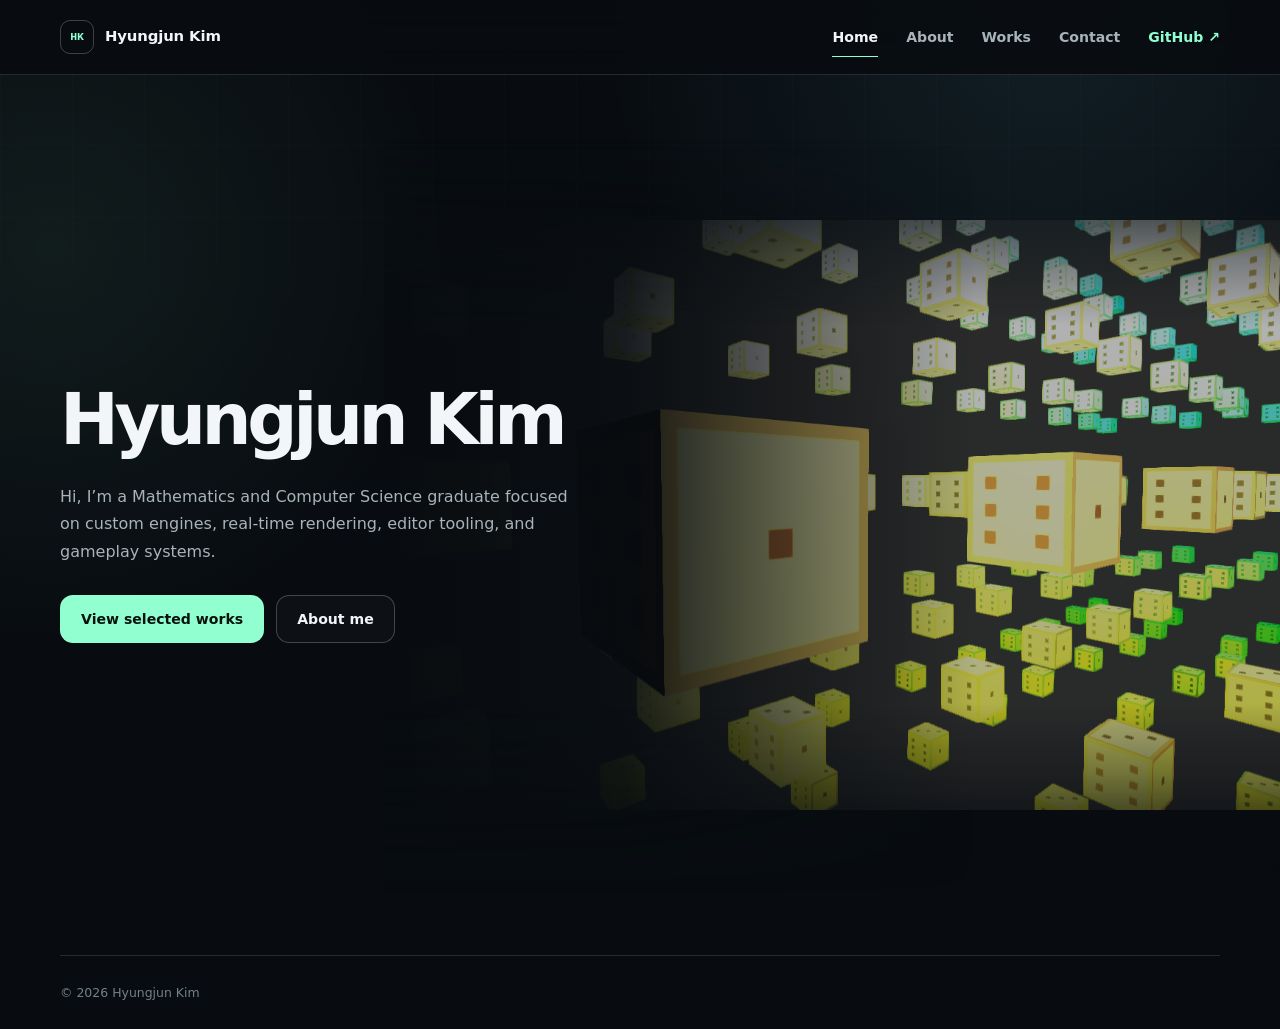
<file: index.html>
<!doctype html>
<html lang="en">
<head>
  <meta charset="utf-8">
  <meta name="viewport" content="width=device-width, initial-scale=1">
  <meta name="description" content="Portfolio of Hyungjun (Kenneth) Kim, a C++ game and rendering programmer focused on custom engines, real-time graphics, and gameplay systems.">
  <meta name="theme-color" content="#080c10">
  <meta property="og:title" content="Hyungjun Kim — C++ Game & Rendering Programmer">
  <meta property="og:description" content="Custom engines, real-time rendering, editor tooling, and gameplay systems.">
  <meta property="og:type" content="website">
  <meta property="og:url" content="https://rocketstein.github.io/">
  <title>Hyungjun Kim — C++ Game & Rendering Programmer</title>
  <link rel="icon" href="favicon.svg" type="image/svg+xml">
  <link rel="stylesheet" href="styles.css">
  <link rel="stylesheet" href="home.css?v=alpha-fade-2">
  <script src="script.js" defer></script>
</head>
<body class="page-home">
  <a class="skip-link" href="#main">Skip to content</a>
  <header class="site-header">
    <div class="header-inner">
      <a class="brand" href="index.html" aria-label="Hyungjun Kim, home">
        <span class="brand-mark" aria-hidden="true">HK</span>
        <span>Hyungjun Kim</span>
      </a>
      <button class="nav-toggle" type="button" aria-expanded="false" aria-controls="site-nav" data-nav-toggle>
        <span class="sr-only">Toggle navigation</span><span></span><span></span>
      </button>
      <nav class="site-nav" id="site-nav" aria-label="Primary navigation" data-nav>
        <a href="index.html" aria-current="page">Home</a>
        <a href="about.html">About</a>
        <a href="works.html">Works</a>
        <a href="contact.html">Contact</a>
        <a class="nav-external" href="https://github.com/Rocketstein" target="_blank" rel="noreferrer">GitHub ↗</a>
      </nav>
    </div>
  </header>

  <main id="main" class="home-main">
    <section class="home-hero" aria-labelledby="hero-title">
      <div class="hero-copy">
        <h1 id="hero-title">Hyungjun Kim</h1>
        <p class="hero-intro">
          Hi, I’m a Mathematics and Computer Science graduate focused on custom engines, real-time rendering, editor tooling, and gameplay systems.
        </p>
        <div class="hero-actions">
          <a class="button button-primary" href="works.html">View selected works</a>
          <a class="button button-secondary" href="about.html">About me</a>
        </div>
      </div>

      <figure class="hero-image">
        <img src="assets/images/home-cubes.png" alt="A procedural scene of glowing cubic buildings suspended in space." width="1216" height="800" loading="eager" fetchpriority="high">
      </figure>
    </section>
  </main>

  <footer class="site-footer home-footer">
    <p>© <span data-year></span> Hyungjun Kim</p>
  </footer>
</body>
</html>
</file>
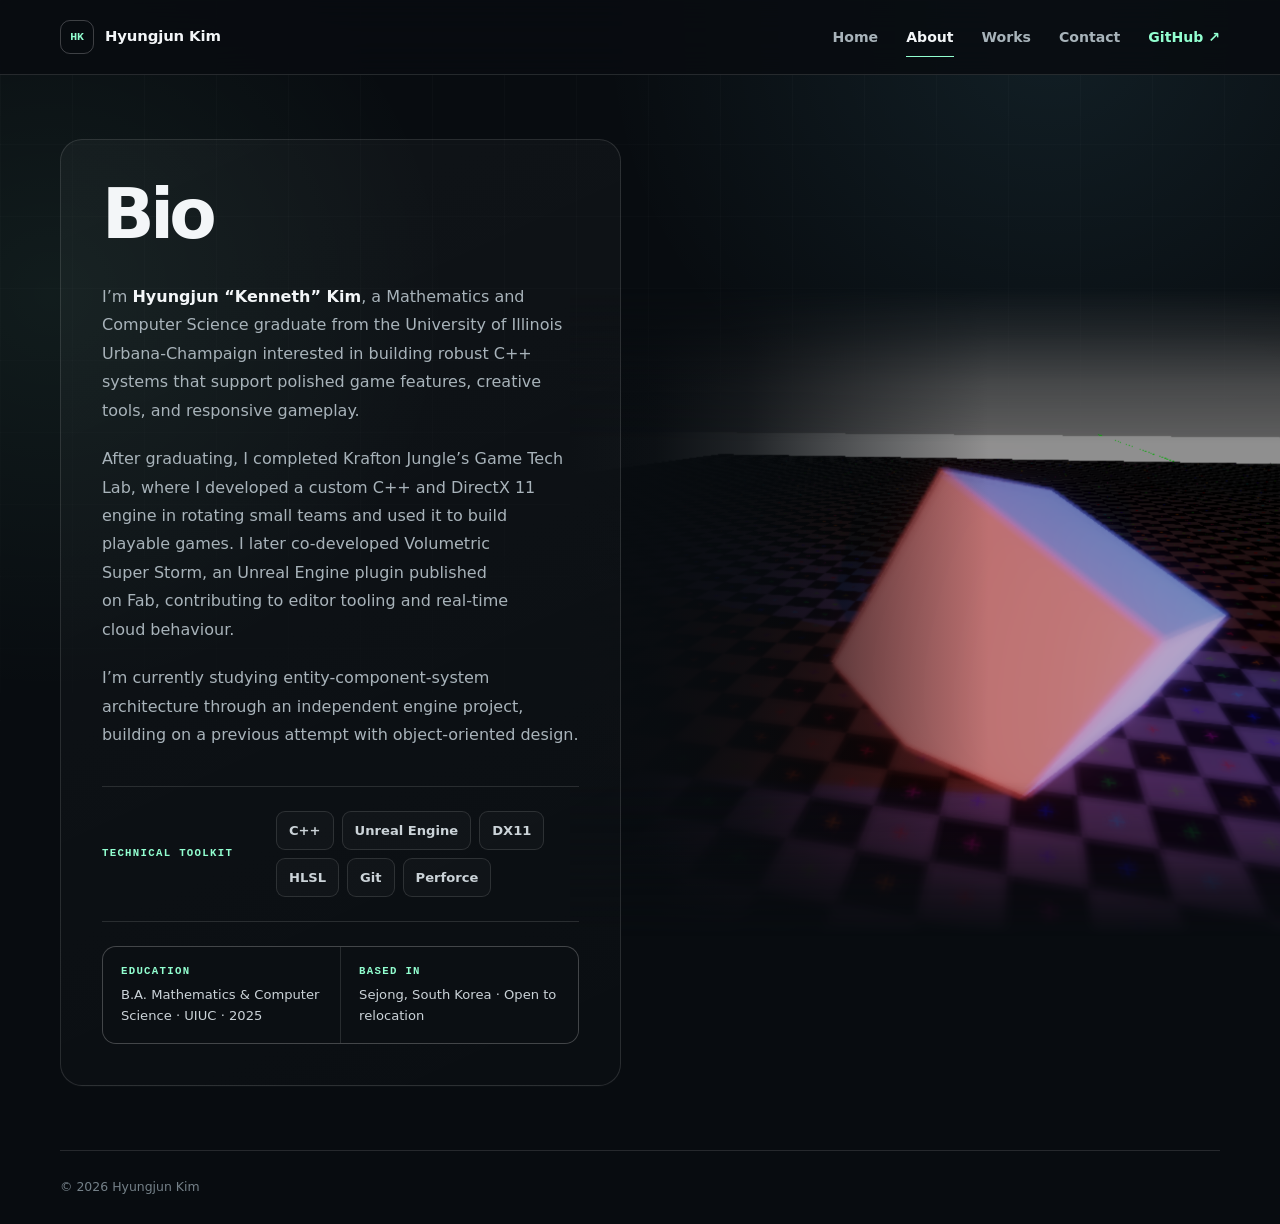
<file: about.html>
<!doctype html>
<html lang="en">
<head>
  <meta charset="utf-8">
  <meta name="viewport" content="width=device-width, initial-scale=1">
  <meta name="description" content="About Hyungjun (Kenneth) Kim — a mathematics and computer science graduate focused on C++, real-time rendering, game engines, and gameplay systems.">
  <meta name="theme-color" content="#080c10">
  <meta property="og:title" content="About — Hyungjun Kim">
  <meta property="og:description" content="A concise introduction and technical profile for a C++ game and rendering programmer.">
  <meta property="og:type" content="website">
  <meta property="og:url" content="https://rocketstein.github.io/about.html">
  <title>About — Hyungjun Kim</title>
  <link rel="icon" href="favicon.svg" type="image/svg+xml">
  <link rel="stylesheet" href="styles.css">
  <link rel="stylesheet" href="about.css?v=about-3">
  <script src="script.js" defer></script>
</head>
<body class="page-about">
  <a class="skip-link" href="#main">Skip to content</a>

  <header class="site-header">
    <div class="header-inner">
      <a class="brand" href="index.html" aria-label="Hyungjun Kim, home">
        <span class="brand-mark" aria-hidden="true">HK</span>
        <span>Hyungjun Kim</span>
      </a>
      <button class="nav-toggle" type="button" aria-expanded="false" aria-controls="site-nav" data-nav-toggle>
        <span class="sr-only">Toggle navigation</span><span></span><span></span>
      </button>
      <nav class="site-nav" id="site-nav" aria-label="Primary navigation" data-nav>
        <a href="index.html">Home</a>
        <a href="about.html" aria-current="page">About</a>
        <a href="works.html">Works</a>
        <a href="contact.html">Contact</a>
        <a class="nav-external" href="https://github.com/Rocketstein" target="_blank" rel="noreferrer">GitHub ↗</a>
      </nav>
    </div>
  </header>

  <main id="main" class="about-main">
    <section class="about-shell" aria-labelledby="about-title">
      <article class="about-bio bio-block">
        <h1 id="about-title">Bio</h1>

        <div class="bio-copy">
          <p>
            I’m <strong>Hyungjun “Kenneth” Kim</strong>, a Mathematics and Computer Science graduate from the University of Illinois Urbana-Champaign interested in building robust C++ systems that support polished game features, creative tools, and responsive gameplay.
          </p>
          <p>
            After graduating, I completed Krafton Jungle’s Game Tech Lab, where I developed a custom C++ and DirectX 11 engine in rotating small teams and used it to build playable games. I later co-developed Volumetric Super Storm, an Unreal Engine plugin published on Fab, contributing to editor tooling and real-time cloud behaviour.
          </p>
          <p>
            I’m currently studying entity-component-system architecture through an independent engine project, building on a previous attempt with object-oriented design.
          </p>
        </div>

        <section class="bio-toolkit" aria-labelledby="toolkit-title">
          <h2 id="toolkit-title">Technical toolkit</h2>
          <ul class="toolkit-list">
            <li>C++</li>
            <li>Unreal Engine</li>
            <li>DX11</li>
            <li>HLSL</li>
            <li>Git</li>
            <li>Perforce</li>
          </ul>
        </section>

        <dl class="bio-facts">
          <div>
            <dt>Education</dt>
            <dd>B.A. Mathematics &amp; Computer Science · UIUC · 2025</dd>
          </div>
          <div>
            <dt>Based in</dt>
            <dd>Sejong, South Korea · Open to relocation</dd>
          </div>
        </dl>
      </article>

      <figure class="about-visual" aria-hidden="true">
        <img src="assets/images/about-cube.png" alt="" width="1731" height="1054" loading="eager" fetchpriority="high">
      </figure>
    </section>
  </main>

  <footer class="site-footer">
    <p>© <span data-year></span> Hyungjun Kim</p>
  </footer>
</body>
</html>
</file>
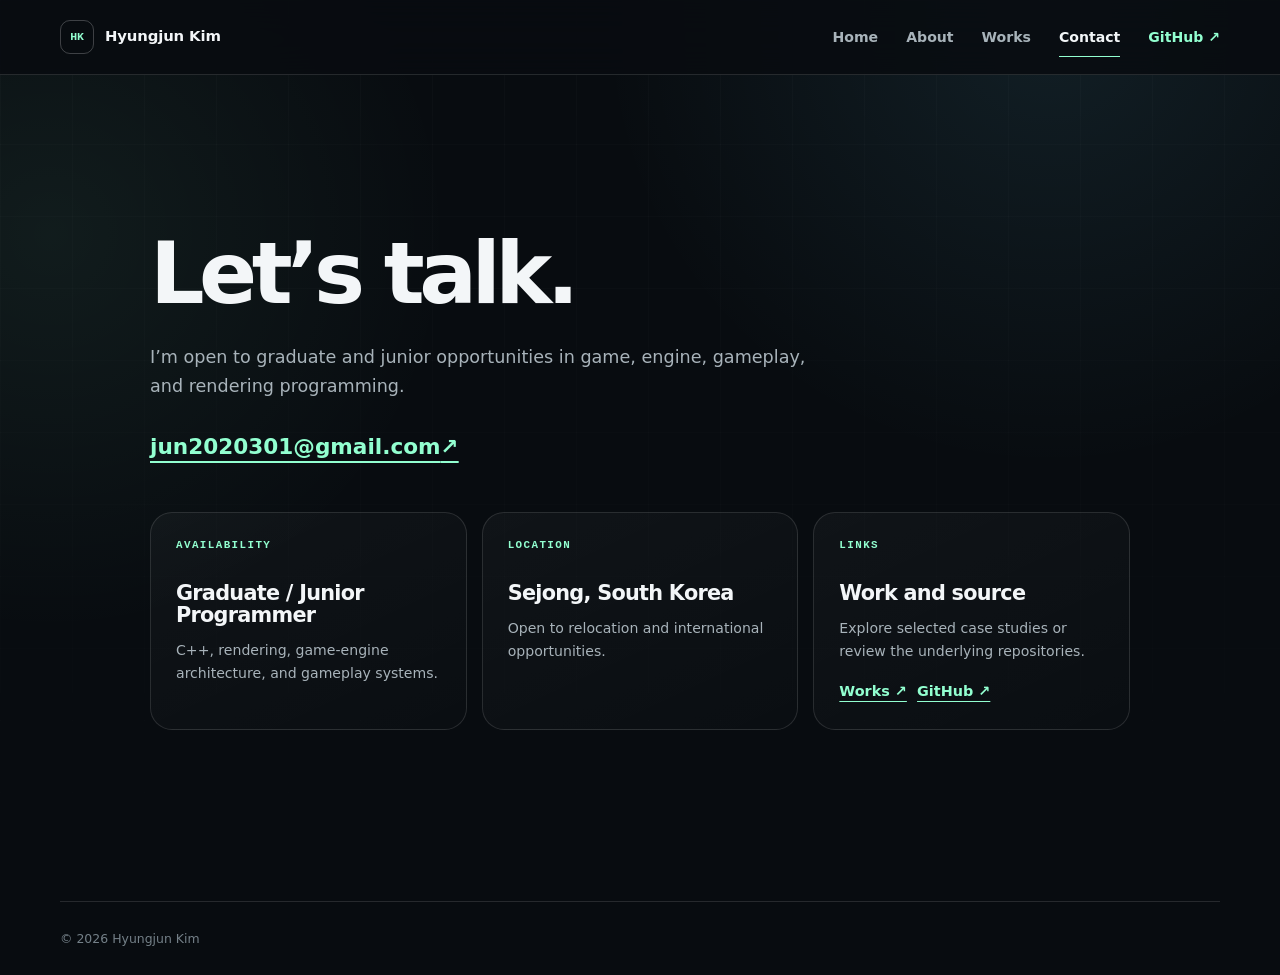
<file: contact.html>
<!doctype html>
<html lang="en">
<head>
  <meta charset="utf-8">
  <meta name="viewport" content="width=device-width, initial-scale=1">
  <meta name="description" content="Contact Hyungjun (Kenneth) Kim regarding graduate and junior C++ game, rendering, and engine-programming opportunities.">
  <meta name="theme-color" content="#080c10">
  <meta property="og:title" content="Contact — Hyungjun Kim">
  <meta property="og:description" content="Contact details and availability for C++ game, rendering, and engine-programming opportunities.">
  <meta property="og:type" content="website">
  <meta property="og:url" content="https://rocketstein.github.io/contact.html">
  <title>Contact — Hyungjun Kim</title>
  <link rel="icon" href="favicon.svg" type="image/svg+xml">
  <link rel="stylesheet" href="styles.css">
  <script src="script.js" defer></script>
</head>
<body class="page-contact">
  <a class="skip-link" href="#main">Skip to content</a>
  <header class="site-header">
    <div class="header-inner">
      <a class="brand" href="index.html" aria-label="Hyungjun Kim, home"><span class="brand-mark" aria-hidden="true">HK</span><span>Hyungjun Kim</span></a>
      <button class="nav-toggle" type="button" aria-expanded="false" aria-controls="site-nav" data-nav-toggle><span class="sr-only">Toggle navigation</span><span></span><span></span></button>
      <nav class="site-nav" id="site-nav" aria-label="Primary navigation" data-nav>
        <a href="index.html">Home</a><a href="about.html">About</a><a href="works.html">Works</a><a href="contact.html" aria-current="page">Contact</a><a class="nav-external" href="https://github.com/Rocketstein" target="_blank" rel="noreferrer">GitHub ↗</a>
      </nav>
    </div>
  </header>

  <main id="main" class="contact-main">
    <section class="contact-hero" aria-labelledby="page-title">
      <h1 id="page-title">Let’s talk.</h1>
      <p class="contact-lede">I’m open to graduate and junior opportunities in game, engine, gameplay, and rendering programming.</p>
      <a class="contact-email" href="mailto:jun2020301@gmail.com">jun2020301@gmail.com <span aria-hidden="true">↗</span></a>
    </section>

    <section class="contact-grid" aria-label="Contact and availability">
      <article class="contact-card"><p class="detail-label">Availability</p><h2>Graduate / Junior Programmer</h2><p>C++, rendering, game-engine architecture, and gameplay systems.</p></article>
      <article class="contact-card"><p class="detail-label">Location</p><h2>Sejong, South Korea</h2><p>Open to relocation and international opportunities.</p></article>
      <article class="contact-card"><p class="detail-label">Links</p><h2>Work and source</h2><p>Explore selected case studies or review the underlying repositories.</p><a class="project-link" href="works.html">Works ↗</a>&nbsp;&nbsp;<a class="project-link" href="https://github.com/Rocketstein" target="_blank" rel="noreferrer">GitHub ↗</a></article>
    </section>
  </main>

  <footer class="site-footer"><p>© <span data-year></span> Hyungjun Kim</p></footer>
</body>
</html>
</file>
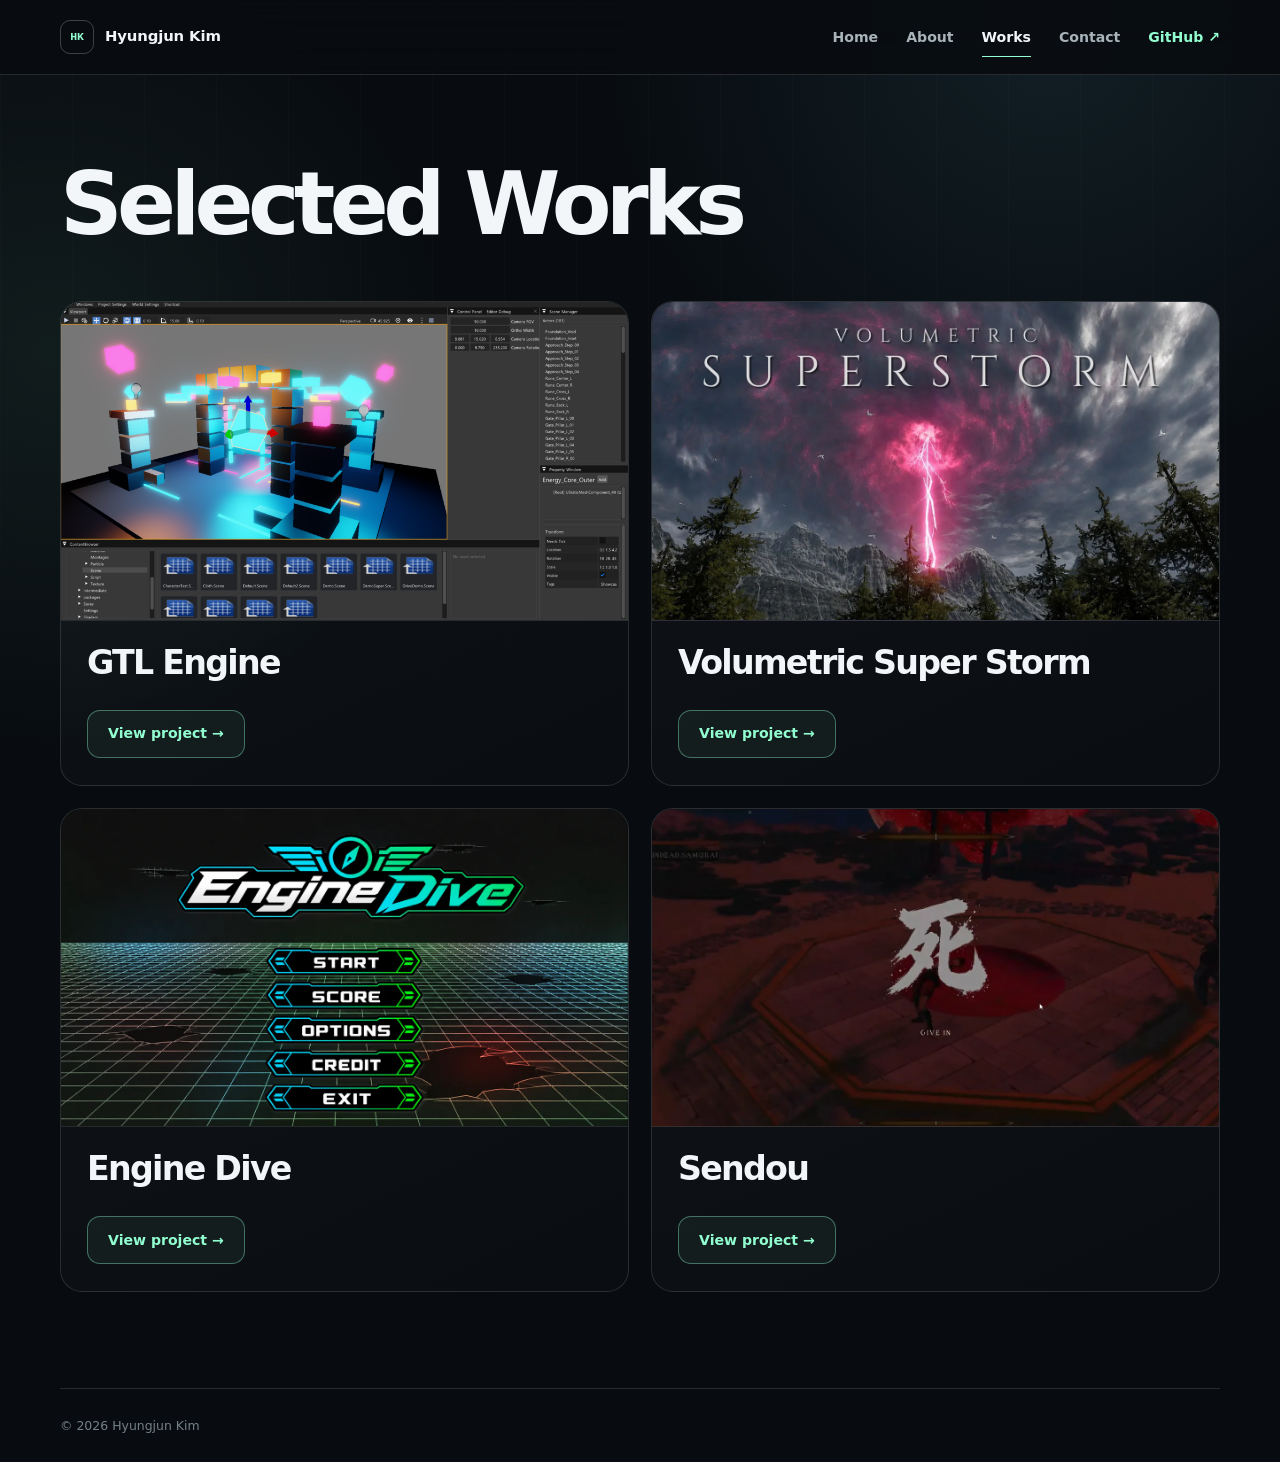
<file: works.html>
<!doctype html>
<html lang="en">
<head>
  <meta charset="utf-8">
  <meta name="viewport" content="width=device-width, initial-scale=1">
  <meta name="description" content="Selected work by Hyungjun (Kenneth) Kim: a custom C++ engine, games built on it, and a published Unreal Engine rendering plugin.">
  <meta name="theme-color" content="#080c10">
  <meta property="og:title" content="Works — Hyungjun Kim">
  <meta property="og:description" content="Custom engine architecture, real-time rendering, editor tooling, and playable game systems.">
  <meta property="og:type" content="website">
  <meta property="og:url" content="https://rocketstein.github.io/works.html">
  <title>Works — Hyungjun Kim</title>
  <link rel="icon" href="favicon.svg" type="image/svg+xml">
  <link rel="stylesheet" href="styles.css?v=20260912-3">
  <script src="script.js" defer></script>
</head>
<body class="page-works">
  <a class="skip-link" href="#main">Skip to content</a>
  <header class="site-header">
    <div class="header-inner">
      <a class="brand" href="index.html" aria-label="Hyungjun Kim, home"><span class="brand-mark" aria-hidden="true">HK</span><span>Hyungjun Kim</span></a>
      <button class="nav-toggle" type="button" aria-expanded="false" aria-controls="site-nav" data-nav-toggle><span class="sr-only">Toggle navigation</span><span></span><span></span></button>
      <nav class="site-nav" id="site-nav" aria-label="Primary navigation" data-nav>
        <a href="index.html">Home</a><a href="about.html">About</a><a href="works.html" aria-current="page">Works</a><a href="contact.html">Contact</a><a class="nav-external" href="https://github.com/Rocketstein" target="_blank" rel="noreferrer">GitHub ↗</a>
      </nav>
    </div>
  </header>

  <main id="main" class="page-main">
    <section class="page-hero" aria-labelledby="page-title">
      <h1 id="page-title">Selected Works</h1>
    </section>

    <section class="work-grid" aria-label="Selected projects">
      <article class="work-card" id="gtl-engine">
        <div class="work-thumbnail" aria-hidden="true">
          <img class="work-thumbnail-image" src="assets/images/gtl-engine-thumbnail.png" alt="" width="2048" height="1165" loading="lazy" decoding="async">
        </div>
        <div class="work-card-body">
          <h2>GTL Engine</h2>
          <a class="button work-card-link" href="gtl-engine.html" aria-label="View GTL Engine project">View project →</a>
        </div>
      </article>

      <article class="work-card" id="super-storm">
        <div class="work-thumbnail visual-storm" aria-hidden="true">
          <img class="work-thumbnail-image" src="assets/images/volumetric-super-storm-thumbnail.webp" alt="" width="1280" height="720" loading="lazy" decoding="async">
        </div>
        <div class="work-card-body">
          <h2>Volumetric Super Storm</h2>
          <a class="button work-card-link" href="volumetric-super-storm.html" aria-label="View Volumetric Super Storm project">View project →</a>
        </div>
      </article>

      <article class="work-card" id="engine-dive">
        <div class="work-thumbnail visual-runner" aria-hidden="true">
          <img class="work-thumbnail-image" src="assets/images/engine-dive-thumbnail.webp" alt="" width="1280" height="720" loading="lazy" decoding="async">
        </div>
        <div class="work-card-body">
          <h2>Engine Dive</h2>
          <a class="button work-card-link" href="engine-dive.html" aria-label="View Engine Dive project">View project →</a>
        </div>
      </article>

      <article class="work-card" id="sendou">
        <div class="work-thumbnail visual-lockon" aria-hidden="true">
          <img class="work-thumbnail-image" src="assets/images/sendou-thumbnail.webp" alt="" width="1280" height="720" loading="lazy" decoding="async">
        </div>
        <div class="work-card-body">
          <h2>Sendou</h2>
          <a class="button work-card-link" href="sendou.html" aria-label="View Sendou project">View project →</a>
        </div>
      </article>
    </section>
  </main>

  <footer class="site-footer"><p>© <span data-year></span> Hyungjun Kim</p></footer>
</body>
</html>
</file>
<file: styles.css>
:root {
  color-scheme: dark;
  --bg: #080c10;
  --bg-soft: #0d1319;
  --panel: #101820;
  --panel-strong: #131e27;
  --text: #f3f6f8;
  --muted: #a8b3ba;
  --faint: #748088;
  --line: rgba(255, 255, 255, 0.12);
  --line-strong: rgba(255, 255, 255, 0.22);
  --accent: #92ffd0;
  --accent-blue: #75dfff;
  --accent-violet: #c9a6ff;
  --max: 1160px;
  --radius: 22px;
  --header-height: 74px;
  --shadow: 0 22px 70px rgba(0, 0, 0, 0.34);
}

* { box-sizing: border-box; }
html { scroll-behavior: smooth; }
body {
  min-width: 320px;
  min-height: 100vh;
  margin: 0;
  overflow-x: hidden;
  background:
    radial-gradient(circle at 82% 2%, rgba(117, 223, 255, 0.09), transparent 28rem),
    radial-gradient(circle at 4% 24%, rgba(146, 255, 208, 0.065), transparent 25rem),
    var(--bg);
  color: var(--text);
  font-family: Inter, ui-sans-serif, system-ui, -apple-system, BlinkMacSystemFont, "Segoe UI", sans-serif;
  line-height: 1.6;
  -webkit-font-smoothing: antialiased;
}

body::before {
  position: fixed;
  z-index: -2;
  inset: 0;
  background-image:
    linear-gradient(rgba(255,255,255,0.018) 1px, transparent 1px),
    linear-gradient(90deg, rgba(255,255,255,0.018) 1px, transparent 1px);
  background-size: 72px 72px;
  mask-image: linear-gradient(to bottom, #000 0%, rgba(0,0,0,.55) 58%, transparent 100%);
  pointer-events: none;
  content: "";
}

body.page-works::before {
  background-image: linear-gradient(90deg, rgba(255,255,255,.018) 1px, transparent 1px);
}

a { color: inherit; }
img, video { display: block; max-width: 100%; }
button, a { -webkit-tap-highlight-color: transparent; }
h1, h2, h3, p { text-wrap: pretty; }

.sr-only {
  position: absolute;
  width: 1px;
  height: 1px;
  padding: 0;
  margin: -1px;
  overflow: hidden;
  clip: rect(0, 0, 0, 0);
  white-space: nowrap;
  border: 0;
}

.skip-link {
  position: fixed;
  z-index: 999;
  top: 10px;
  left: 10px;
  transform: translateY(-160%);
  padding: 10px 14px;
  border-radius: 8px;
  background: var(--accent);
  color: #04110b;
  font-weight: 750;
  text-decoration: none;
}
.skip-link:focus { transform: translateY(0); }

.site-header {
  position: sticky;
  z-index: 100;
  top: 0;
  min-height: var(--header-height);
  border-bottom: 1px solid var(--line);
  background: rgba(8, 12, 16, 0.88);
  backdrop-filter: blur(18px);
}
.header-inner {
  width: min(var(--max), calc(100% - 48px));
  min-height: var(--header-height);
  display: flex;
  align-items: center;
  justify-content: space-between;
  margin: 0 auto;
}
.brand {
  display: inline-flex;
  align-items: center;
  gap: 11px;
  color: var(--text);
  font-size: 0.93rem;
  font-weight: 760;
  letter-spacing: -0.01em;
  text-decoration: none;
}
.brand-mark {
  display: grid;
  width: 34px;
  height: 34px;
  place-items: center;
  border: 1px solid var(--line-strong);
  border-radius: 10px;
  color: var(--accent);
  font: 740 0.72rem/1 ui-monospace, SFMono-Regular, Menlo, Consolas, monospace;
}
.site-nav { display: flex; align-items: center; gap: 28px; }
.site-nav a {
  position: relative;
  color: var(--muted);
  font-size: 0.88rem;
  font-weight: 650;
  text-decoration: none;
}
.site-nav a::after {
  position: absolute;
  right: 0;
  bottom: -9px;
  left: 0;
  height: 1px;
  transform: scaleX(0);
  background: var(--accent);
  content: "";
  transition: transform 160ms ease;
}
.site-nav a:hover,
.site-nav a:focus-visible,
.site-nav a[aria-current="page"] { color: var(--text); }
.site-nav a:hover::after,
.site-nav a:focus-visible::after,
.site-nav a[aria-current="page"]::after { transform: scaleX(1); }
.site-nav .nav-external { color: var(--accent); }
.nav-toggle {
  display: none;
  width: 42px;
  height: 42px;
  border: 1px solid var(--line);
  border-radius: 11px;
  background: transparent;
  color: var(--text);
}
.nav-toggle span:not(.sr-only) {
  display: block;
  width: 18px;
  height: 1px;
  margin: 5px auto;
  background: currentColor;
  transition: transform 160ms ease;
}
.nav-toggle[aria-expanded="true"] span:nth-child(2) { transform: translateY(3px) rotate(45deg); }
.nav-toggle[aria-expanded="true"] span:nth-child(3) { transform: translateY(-3px) rotate(-45deg); }

.eyebrow {
  margin: 0 0 18px;
  color: var(--accent);
  font: 700 0.73rem/1.3 ui-monospace, SFMono-Regular, Menlo, Consolas, monospace;
  letter-spacing: 0.16em;
  text-transform: uppercase;
}
h1 {
  margin: 0;
  font-size: clamp(3.1rem, 7vw, 6.4rem);
  font-weight: 760;
  letter-spacing: -0.065em;
  line-height: 0.96;
}
h2 {
  margin: 0;
  font-size: clamp(2rem, 4vw, 3.8rem);
  font-weight: 730;
  letter-spacing: -0.052em;
  line-height: 1.05;
}
h3 {
  margin: 0;
  font-weight: 720;
  letter-spacing: -0.035em;
}
.button {
  display: inline-flex;
  min-height: 48px;
  align-items: center;
  justify-content: center;
  padding: 0 20px;
  border: 1px solid transparent;
  border-radius: 13px;
  font-size: 0.88rem;
  font-weight: 760;
  text-decoration: none;
  transition: transform 150ms ease, background 150ms ease, border-color 150ms ease;
}
.button:hover { transform: translateY(-2px); }
.button:focus-visible,
.text-link:focus-visible,
.project-link:focus-visible,
.contact-email:focus-visible {
  outline: 2px solid var(--accent);
  outline-offset: 4px;
}
.button-primary { background: var(--accent); color: #06130d; }
.button-primary:hover { background: #b7ffe0; }
.button-secondary { border-color: var(--line-strong); background: rgba(255,255,255,.025); }
.button-secondary:hover { border-color: rgba(255,255,255,.42); background: rgba(255,255,255,.055); }
.text-link,
.project-link {
  display: inline-flex;
  align-items: center;
  gap: 8px;
  color: var(--accent);
  font-size: 0.9rem;
  font-weight: 750;
  text-decoration-thickness: 1px;
  text-underline-offset: 5px;
}

.home-main {
  width: min(var(--max), calc(100% - 48px));
  min-height: calc(100svh - var(--header-height));
  display: grid;
  align-items: center;
  margin: 0 auto;
  padding: 64px 0;
}
.home-hero {
  display: grid;
  grid-template-columns: minmax(0, 1.06fr) minmax(340px, 0.94fr);
  align-items: center;
  gap: clamp(48px, 7vw, 92px);
}
.hero-intro {
  max-width: 660px;
  margin: 30px 0 0;
  color: var(--muted);
  font-size: clamp(1.04rem, 1.4vw, 1.22rem);
  line-height: 1.72;
}
.hero-intro strong { color: var(--text); font-weight: 690; }
.hero-actions { display: flex; flex-wrap: wrap; gap: 12px; margin-top: 32px; }
.hero-facts {
  display: grid;
  grid-template-columns: repeat(2, minmax(0, 1fr));
  gap: 1px;
  margin-top: 44px;
  overflow: hidden;
  border: 1px solid var(--line);
  border-radius: 16px;
  background: var(--line);
}
.hero-facts div { padding: 16px 18px; background: rgba(8,12,16,.92); }
.hero-facts strong { display: block; font-size: 0.86rem; }
.hero-facts span { display: block; margin-top: 3px; color: var(--faint); font-size: 0.75rem; }
.hero-visual { min-width: 0; }
.viewport-frame {
  position: relative;
  aspect-ratio: 1.14;
  overflow: hidden;
  border: 1px solid var(--line-strong);
  border-radius: 24px;
  background: linear-gradient(145deg, #111a20, #090e13 68%);
  box-shadow: var(--shadow);
}
.viewport-frame::after {
  position: absolute;
  inset: 0;
  background: linear-gradient(125deg, rgba(255,255,255,.06), transparent 36%);
  pointer-events: none;
  content: "";
}
.viewport-topbar {
  position: absolute;
  z-index: 3;
  inset: 0 0 auto;
  height: 42px;
  display: flex;
  align-items: center;
  gap: 7px;
  padding: 0 16px;
  border-bottom: 1px solid var(--line);
  background: rgba(3,7,9,.56);
}
.viewport-topbar span { width: 7px; height: 7px; border-radius: 50%; background: var(--faint); }
.viewport-grid {
  position: absolute;
  left: -20%;
  bottom: -37%;
  width: 140%;
  height: 118%;
  transform: perspective(520px) rotateX(62deg);
  transform-origin: bottom;
  background-image:
    linear-gradient(rgba(117,223,255,.16) 1px, transparent 1px),
    linear-gradient(90deg, rgba(117,223,255,.16) 1px, transparent 1px);
  background-size: 32px 32px;
  mask-image: linear-gradient(to top, #000 18%, transparent 90%);
}
.viewport-object {
  position: absolute;
  border: 1px solid rgba(146,255,208,.57);
  background: linear-gradient(145deg, rgba(146,255,208,.14), rgba(117,223,255,.025));
  box-shadow: inset 0 0 34px rgba(146,255,208,.08), 0 16px 42px rgba(0,0,0,.38);
}
.object-a { width: 29%; height: 32%; left: 18%; bottom: 23%; transform: skewY(-5deg); }
.object-b { width: 19%; height: 22%; right: 18%; bottom: 31%; transform: skewY(8deg); border-color: rgba(117,223,255,.56); }
.viewport-reticle {
  position: absolute;
  z-index: 2;
  top: 39%;
  left: 45%;
  width: 78px;
  height: 78px;
  border: 1px solid var(--accent);
  border-radius: 50%;
  box-shadow: 0 0 25px rgba(146,255,208,.14);
}
.viewport-reticle::before,
.viewport-reticle::after {
  position: absolute;
  top: 50%;
  left: 50%;
  background: var(--accent);
  content: "";
}
.viewport-reticle::before { width: 110px; height: 1px; transform: translate(-50%, -50%); }
.viewport-reticle::after { width: 1px; height: 110px; transform: translate(-50%, -50%); }
.viewport-reticle i { position: absolute; inset: 23px; border: 1px solid rgba(146,255,208,.45); border-radius: 50%; }
.viewport-axis { position: absolute; right: 16px; bottom: 18px; display: flex; gap: 8px; font: 700 .62rem/1 ui-monospace, monospace; }
.viewport-axis b:nth-child(1) { color: #ff9494; }
.viewport-axis b:nth-child(2) { color: var(--accent); }
.viewport-axis b:nth-child(3) { color: var(--accent-blue); }
.viewport-readout { position: absolute; left: 16px; bottom: 16px; color: var(--faint); font: 600 .56rem/1 ui-monospace, monospace; letter-spacing: .08em; }

.page-main {
  width: min(var(--max), calc(100% - 48px));
  margin: 0 auto;
  padding: clamp(72px, 9vw, 118px) 0 96px;
}
.page-hero {
  max-width: 980px;
  padding-bottom: clamp(62px, 8vw, 96px);
  border-bottom: 1px solid var(--line);
}
.page-works .page-main {
  padding-top: clamp(52px, 7vw, 88px);
}
.page-works .page-hero {
  padding-bottom: 0;
  border-bottom: 0;
}
.page-hero h1 { font-size: clamp(3.15rem, 6.8vw, 6.25rem); }
.page-hero-grid {
  display: grid;
  grid-template-columns: minmax(0, 1.1fr) minmax(250px, .65fr);
  gap: clamp(36px, 7vw, 92px);
  align-items: start;
  margin-top: 36px;
}
.page-lede { margin: 0; color: var(--text); font-size: clamp(1.1rem, 1.7vw, 1.34rem); line-height: 1.65; }
.page-summary { margin: 2px 0 0; color: var(--muted); font-size: .98rem; line-height: 1.72; }
.section-title { margin-bottom: 34px; }
.section-title p:last-child { max-width: 700px; margin: 20px 0 0; color: var(--muted); }

.about-story {
  display: grid;
  grid-template-columns: minmax(240px, .72fr) minmax(0, 1.28fr);
  gap: clamp(48px, 8vw, 120px);
  padding: clamp(70px, 9vw, 112px) 0;
}
.about-story h2 { font-size: clamp(2rem, 3.6vw, 3.45rem); }
.prose-stack { max-width: 720px; }
.prose-stack p { margin: 0; color: var(--muted); font-size: 1.04rem; line-height: 1.82; }
.prose-stack p + p { margin-top: 25px; }
.profile-facts {
  display: grid;
  grid-template-columns: repeat(3, minmax(0, 1fr));
  gap: 16px;
  padding-bottom: clamp(70px, 9vw, 112px);
}
.fact-card,
.skill-card,
.contact-card {
  border: 1px solid var(--line);
  border-radius: var(--radius);
  background: linear-gradient(155deg, rgba(255,255,255,.035), rgba(255,255,255,.012));
}
.fact-card { min-height: 220px; padding: 28px; }
.detail-label { margin: 0 0 38px; color: var(--accent); font: 700 .68rem/1.4 ui-monospace, monospace; letter-spacing: .13em; text-transform: uppercase; }
.fact-card h3 { font-size: 1.35rem; line-height: 1.2; }
.fact-card p:last-child { margin: 14px 0 0; color: var(--muted); font-size: .9rem; }
.skills-section { padding-top: clamp(68px, 8vw, 100px); border-top: 1px solid var(--line); }
.skill-grid { display: grid; grid-template-columns: repeat(2, minmax(0,1fr)); gap: 16px; margin-top: 38px; }
.skill-card { padding: 27px; }
.skill-card span { color: var(--faint); font: 650 .7rem/1 ui-monospace, monospace; }
.skill-card h3 { margin-top: 22px; font-size: 1.25rem; }
.skill-card p { margin: 10px 0 0; color: var(--muted); }

.work-grid {
  display: grid;
  grid-template-columns: repeat(2, minmax(0, 1fr));
  gap: 22px;
  margin-top: clamp(34px, 5vw, 54px);
}
.work-card {
  overflow: hidden;
  scroll-margin-top: calc(var(--header-height) + 24px);
  border: 1px solid var(--line);
  border-radius: var(--radius);
  background: linear-gradient(155deg, rgba(255,255,255,.035), rgba(255,255,255,.012));
  transition: border-color 160ms ease, transform 160ms ease;
}
.work-card:hover {
  transform: translateY(-2px);
  border-color: var(--line-strong);
}
.work-thumbnail {
  position: relative;
  aspect-ratio: 16 / 9;
  min-height: 0;
  overflow: hidden;
  border-bottom: 1px solid var(--line);
  background: #091015;
}
.work-thumbnail-image {
  width: 100%;
  height: 100%;
  object-fit: cover;
  object-position: center;
}
.work-card-body {
  min-height: 164px;
  display: grid;
  grid-template-rows: 1fr auto;
  align-items: start;
  gap: 24px;
  padding: 25px 26px 27px;
}
.work-card-body h2 { font-size: clamp(1.55rem, 2.6vw, 2.25rem); }
.work-card-link {
  justify-self: start;
  border-color: rgba(146,255,208,.38);
  background: rgba(146,255,208,.055);
  color: var(--accent);
}
.work-card-link:hover {
  border-color: rgba(146,255,208,.68);
  background: rgba(146,255,208,.1);
}
.tag-list { display: flex; flex-wrap: wrap; gap: 7px; margin-top: 26px; }
.tag-list span { padding: 6px 9px; border: 1px solid var(--line); border-radius: 8px; color: var(--faint); font-size: .7rem; }

.visual-lockon { background: radial-gradient(circle at 56% 45%, rgba(255,155,120,.16), transparent 12rem), linear-gradient(145deg,#1b1110,#090d12 70%); }
.lock-ring { position: absolute; top: 42%; left: 52%; width: 128px; height: 128px; transform: translate(-50%,-50%); border: 2px solid rgba(255,192,147,.9); border-radius: 50%; box-shadow: 0 0 40px rgba(255,156,112,.18); }
.lock-ring::before, .lock-ring::after { position:absolute; top:50%; left:50%; background:rgba(255,192,147,.9); content:""; }
.lock-ring::before { width: 178px; height: 1px; transform: translate(-50%,-50%); }
.lock-ring::after { width: 1px; height: 178px; transform: translate(-50%,-50%); }
.target { position:absolute; border:1px solid rgba(255,255,255,.14); background:rgba(255,255,255,.035); }
.target-one { width:90px; height:170px; left:17%; bottom:18%; transform:skew(-5deg); }
.target-two { width:72px; height:130px; right:14%; bottom:24%; transform:skew(7deg); }
.visual-engine { background: radial-gradient(circle at 48% 48%, rgba(117,223,255,.12), transparent 15rem), #091015; }
.node { position:absolute; display:grid; place-items:center; width:104px; height:48px; border:1px solid rgba(117,223,255,.38); border-radius:10px; background:rgba(10,21,28,.85); color:var(--accent-blue); font:650 .62rem/1 ui-monospace,monospace; }
.node-a { left:13%; top:20%; }.node-b { left:52%; top:18%; }.node-c { left:29%; top:52%; }.node-d { right:10%; bottom:15%; color:var(--accent); border-color:rgba(146,255,208,.38); }
.engine-path { position:absolute; height:1px; transform-origin:left; background:linear-gradient(90deg,rgba(117,223,255,.65),transparent); }
.path-a { width:42%; left:26%; top:31%; transform:rotate(-5deg); }.path-b { width:31%; left:25%; top:35%; transform:rotate(43deg); }.path-c { width:38%; left:43%; top:62%; transform:rotate(17deg); }
.visual-storm { background: radial-gradient(circle at 52% 50%, rgba(201,166,255,.18), transparent 16rem), linear-gradient(145deg,#151022,#090d12 72%); }
.storm-ring { position:absolute; top:50%; left:50%; border:1px solid rgba(201,166,255,.34); border-radius:50%; transform:translate(-50%,-50%) rotate(-17deg); }
.ring-a { width:72%; height:37%; }.ring-b { width:54%; height:27%; border-color:rgba(117,223,255,.38); transform:translate(-50%,-50%) rotate(12deg); }.ring-c { width:35%; height:18%; border-color:rgba(146,255,208,.42); transform:translate(-50%,-50%) rotate(-3deg); }
.storm-core { position:absolute; top:50%; left:50%; width:26%; aspect-ratio:1; transform:translate(-50%,-50%); border-radius:50%; background:radial-gradient(circle,rgba(241,245,247,.62),rgba(201,166,255,.22) 35%,transparent 70%); filter:blur(2px); }
.flow-vector { position:absolute; width:80px; height:1px; background:linear-gradient(90deg,var(--accent),transparent); }
.vector-a { left:13%; top:28%; transform:rotate(19deg); }.vector-b { right:12%; top:38%; transform:rotate(152deg); }.vector-c { left:28%; bottom:22%; transform:rotate(-17deg); }
.visual-runner { background:linear-gradient(to top,#0f1720,#080c10 76%); perspective:520px; }
.lane { position:absolute; bottom:-5%; width:22%; height:110%; border-right:1px solid rgba(117,223,255,.24); border-left:1px solid rgba(117,223,255,.24); transform:rotateX(63deg); transform-origin:bottom; background:linear-gradient(to top,rgba(117,223,255,.08),transparent 70%); }
.lane-left { left:10%; }.lane-mid { left:39%; }.lane-right { right:10%; }
.runner-player { position:absolute; left:47%; bottom:13%; width:30px; height:56px; border:1px solid var(--accent); background:rgba(146,255,208,.16); box-shadow:0 0 24px rgba(146,255,208,.15); }
.runner-block { position:absolute; width:50px; height:70px; border:1px solid rgba(255,255,255,.18); background:rgba(255,255,255,.04); }
.block-a { left:20%; bottom:29%; }.block-b { right:18%; bottom:45%; }
.gizmo { position:absolute; top:27%; right:26%; width:56px; height:56px; border:1px solid rgba(255,255,255,.15); border-radius:50%; }
.gizmo::before, .gizmo::after { position:absolute; top:50%; left:50%; background:var(--accent); content:""; }
.gizmo::before { width:82px; height:1px; transform:translate(-50%,-50%); }.gizmo::after { width:1px; height:82px; transform:translate(-50%,-50%); }

.contact-main {
  width: min(980px, calc(100% - 48px));
  min-height: calc(100svh - var(--header-height));
  display: grid;
  align-content: center;
  gap: 48px;
  margin: 0 auto;
  padding: 70px 0 84px;
}
.contact-hero { max-width: 860px; }
.contact-hero h1 { font-size: clamp(3.1rem, 6.7vw, 6.05rem); }
.contact-lede { max-width: 680px; margin: 29px 0 0; color: var(--muted); font-size: 1.1rem; }
.contact-email { display: inline-flex; margin-top: 30px; color: var(--accent); font-size: clamp(1.05rem,2vw,1.35rem); font-weight: 750; text-underline-offset: 7px; }
.contact-grid { display: grid; grid-template-columns: repeat(3,minmax(0,1fr)); gap: 15px; }
.contact-card { min-height: 190px; padding: 25px; }
.contact-card .detail-label { margin-bottom: 30px; }
.contact-card h2 { font-size: 1.3rem; letter-spacing: -.035em; }
.contact-card p:last-of-type { margin: 12px 0 0; color: var(--muted); font-size: .88rem; }
.contact-card .project-link { margin-top: 18px; }

.site-footer {
  width: min(var(--max), calc(100% - 48px));
  min-height: 74px;
  display: flex;
  align-items: center;
  justify-content: space-between;
  gap: 20px;
  margin: 0 auto;
  border-top: 1px solid var(--line);
  color: var(--faint);
  font-size: .78rem;
}
.site-footer p { margin: 0; }
.site-footer nav { display: flex; gap: 18px; }
.site-footer a { color: var(--muted); text-decoration: none; }
.site-footer a:hover { color: var(--text); }

@media (max-width: 900px) {
  .home-main { padding: 72px 0; }
  .home-hero { grid-template-columns: 1fr; }
  .hero-visual { max-width: 660px; }
  .page-hero-grid,
  .about-story { grid-template-columns: 1fr; gap: 36px; }
  .profile-facts { grid-template-columns: 1fr; }
  .fact-card { min-height: 0; }
  .contact-grid { grid-template-columns: 1fr; }
  .contact-card { min-height: 0; }
}

@media (max-width: 720px) {
  :root { --header-height: 68px; }
  body.nav-open { overflow: hidden; }
  .header-inner,
  .home-main,
  .page-main,
  .contact-main,
  .site-footer { width: min(100% - 32px, var(--max)); }
  .nav-toggle { display: block; }
  .site-nav {
    position: fixed;
    z-index: 90;
    top: var(--header-height);
    right: 0;
    bottom: 0;
    left: 0;
    display: grid;
    align-content: start;
    gap: 0;
    padding: 28px 20px;
    transform: translateX(100%);
    background: rgba(8,12,16,.98);
    transition: transform 180ms ease;
  }
  .site-nav.is-open { transform: translateX(0); }
  .site-nav a { padding: 17px 4px; border-bottom: 1px solid var(--line); font-size: 1rem; }
  .site-nav a::after { display: none; }
  h1 { font-size: clamp(3rem, 15vw, 4.7rem); }
  .home-main { min-height: auto; padding: 66px 0 72px; }
  .hero-facts { grid-template-columns: 1fr; }
  .viewport-frame { border-radius: 18px; }
  .page-main { padding-top: 60px; }
  .page-hero h1,
  .contact-hero h1 { font-size: clamp(2.9rem,14vw,4.5rem); }
  .skill-grid,
  .work-grid { grid-template-columns: 1fr; }
  .work-grid { gap: 18px; }
  .work-card-body { min-height: 148px; padding: 23px 22px 25px; }
  .site-footer { min-height: 90px; flex-direction: column; align-items: flex-start; justify-content: center; padding: 20px 0; }
}

@media (prefers-reduced-motion: reduce) {
  html { scroll-behavior: auto; }
  *, *::before, *::after { animation-duration: .01ms !important; animation-iteration-count: 1 !important; transition-duration: .01ms !important; }
}
</file>
<file: home.css>
/* Home-only layout: concise copy with a full-bleed project image. */
.page-home::before {
  position: fixed;
  z-index: -2;
  inset: 0;
  background-image:
    linear-gradient(rgba(255,255,255,.014) 1px, transparent 1px),
    linear-gradient(90deg, rgba(255,255,255,.014) 1px, transparent 1px);
  background-size: 72px 72px;
  mask-image: linear-gradient(to bottom, #000, transparent 78%);
  pointer-events: none;
  content: "";
}

.home-main {
  width: 100%;
  min-height: calc(100svh - var(--header-height) - 74px);
  display: grid;
  align-items: stretch;
}

.home-hero {
  position: relative;
  min-height: calc(100svh - var(--header-height) - 74px);
  display: flex;
  align-items: center;
  overflow: hidden;
  isolation: isolate;
}

.page-home .hero-copy {
  position: relative;
  z-index: 3;
  width: min(650px, 43vw);
  margin-left: max(24px, calc((100vw - var(--max)) / 2));
  padding: 64px 0;
}

.page-home .hero-copy h1 {
  margin: 0;
  font-size: clamp(3.15rem, 5.5vw, 5.45rem);
  font-weight: 760;
  letter-spacing: -.063em;
  line-height: .96;
}

.page-home .hero-intro {
  max-width: 560px;
  margin: 28px 0 0;
  color: var(--muted);
  font-size: clamp(1rem, 1.25vw, 1.16rem);
  line-height: 1.72;
}

.page-home .hero-intro strong {
  color: var(--text);
  font-weight: 690;
}

.page-home .hero-actions {
  display: flex;
  flex-wrap: wrap;
  gap: 12px;
  margin-top: 30px;
}

.hero-image {
  position: absolute;
  z-index: 1;
  top: 0;
  right: 0;
  bottom: 0;
  width: min(70vw, 1380px);
  margin: 0;
  overflow: hidden;
  isolation: isolate;
  -webkit-mask-image: linear-gradient(
    to bottom,
    transparent 0%,
    rgba(0,0,0,.25) 8%,
    rgba(0,0,0,.65) 16%,
    #000 25%,
    #000 75%,
    rgba(0,0,0,.65) 84%,
    rgba(0,0,0,.25) 92%,
    transparent 100%
  );
  mask-image: linear-gradient(
    to bottom,
    transparent 0%,
    rgba(0,0,0,.25) 8%,
    rgba(0,0,0,.65) 16%,
    #000 25%,
    #000 75%,
    rgba(0,0,0,.65) 84%,
    rgba(0,0,0,.25) 92%,
    transparent 100%
  );
  -webkit-mask-repeat: no-repeat;
  mask-repeat: no-repeat;
  -webkit-mask-size: 100% 100%;
  mask-size: 100% 100%;
}

.hero-image::before {
  position: absolute;
  z-index: 2;
  inset: 0;
  background:
    linear-gradient(90deg,
      var(--bg) 0%,
      rgba(8,12,16,.98) 12%,
      rgba(8,12,16,.90) 27%,
      rgba(8,12,16,.46) 46%,
      transparent 66%);
  pointer-events: none;
  content: "";
}

.hero-image::after {
  position: absolute;
  z-index: 2;
  inset: 0;
  background: radial-gradient(
    ellipse 88% 82% at 72% 50%,
    transparent 62%,
    rgba(8,12,16,.10) 78%,
    rgba(8,12,16,.34) 100%
  );
  pointer-events: none;
  content: "";
}

.hero-image img {
  position: absolute;
  inset: 0;
  width: 100%;
  height: 100%;
  object-fit: contain;
  object-position: right center;
  opacity: .9;
  filter: saturate(.84) brightness(.76) contrast(1.03);
}

.home-footer {
  justify-content: flex-start;
}

@media (max-width: 1050px) {
  .home-main,
  .home-hero {
    min-height: auto;
  }

  .home-hero {
    width: min(var(--max), calc(100% - 48px));
    display: grid;
    grid-template-columns: 1fr;
    gap: 30px;
    margin: 0 auto;
    padding: 64px 0 18px;
    overflow: visible;
  }

  .page-home .hero-copy {
    width: auto;
    max-width: 690px;
    margin: 0;
    padding: 0;
  }

  .hero-image {
    position: relative;
    inset: auto;
    width: calc(100% + 48px);
    aspect-ratio: 1.52;
    margin: 0 -24px;
    -webkit-mask-image: linear-gradient(to bottom, transparent 0%, rgba(0,0,0,.45) 8%, #000 20%, #000 80%, rgba(0,0,0,.45) 92%, transparent 100%);
    mask-image: linear-gradient(to bottom, transparent 0%, rgba(0,0,0,.45) 8%, #000 20%, #000 80%, rgba(0,0,0,.45) 92%, transparent 100%);
  }

  .hero-image::before {
    background:
      linear-gradient(90deg,
        var(--bg) 0%,
        transparent 12%,
        transparent 88%,
        var(--bg) 100%);
  }

  .hero-image::after {
    background: radial-gradient(
      ellipse 92% 84% at 50% 50%,
      transparent 64%,
      rgba(8,12,16,.08) 81%,
      rgba(8,12,16,.30) 100%
    );
  }

  .hero-image img {
    object-position: center;
  }
}

@media (max-width: 720px) {
  .home-hero {
    width: min(100% - 32px, var(--max));
    gap: 24px;
    padding: 50px 0 12px;
  }

  .page-home .hero-copy h1 {
    font-size: clamp(2.65rem, 13vw, 4.2rem);
  }

  .page-home .hero-intro {
    margin-top: 22px;
    font-size: 1rem;
  }

  .page-home .hero-actions {
    margin-top: 26px;
  }

  .hero-image {
    width: calc(100% + 32px);
    margin: 2px -16px 0;
  }

  .hero-image img {
    filter: saturate(.82) brightness(.73) contrast(1.04);
  }
}

@media (max-width: 480px) {
  .page-home .hero-actions .button {
    flex: 1 1 100%;
  }
}
</file>
<file: about.css>
/* About-only layout: a concise Bio card paired with a project render. */
.about-main {
  width: 100%;
  min-height: calc(100svh - var(--header-height) - 74px);
  display: grid;
  align-items: center;
  padding: clamp(42px, 5vw, 72px) 0;
  overflow: hidden;
}

.about-shell {
  width: min(1540px, calc(100% - max(24px, calc((100vw - var(--max)) / 2))));
  display: grid;
  grid-template-columns: minmax(500px, .92fr) minmax(0, 1.08fr);
  align-items: center;
  margin-left: max(24px, calc((100vw - var(--max)) / 2));
}

.bio-block {
  position: relative;
  z-index: 2;
  min-width: 0;
  padding: clamp(32px, 3.2vw, 50px);
  border: 1px solid var(--line);
  border-radius: var(--radius);
  background: linear-gradient(155deg, rgba(255,255,255,.035), rgba(255,255,255,.012));
  box-shadow: 0 1px 0 rgba(255,255,255,.018);
}

.bio-block h1 {
  margin: 0;
  font-size: clamp(3rem, 5.4vw, 5.35rem);
  line-height: .98;
}

.bio-copy {
  max-width: 680px;
  margin-top: 34px;
}

.bio-copy p {
  margin: 0;
  color: var(--muted);
  font-size: 1rem;
  line-height: 1.78;
}

.bio-copy p + p {
  margin-top: 20px;
}

.bio-copy strong {
  color: var(--text);
  font-weight: 690;
}

.bio-toolkit {
  display: grid;
  grid-template-columns: minmax(150px, .28fr) minmax(0, 1fr);
  align-items: center;
  gap: 24px;
  margin-top: 36px;
  padding: 24px 0;
  border-top: 1px solid var(--line);
  border-bottom: 1px solid var(--line);
}

.bio-toolkit h2,
.bio-facts dt {
  margin: 0;
  color: var(--accent);
  font: 700 .67rem/1.35 ui-monospace, SFMono-Regular, Menlo, Consolas, monospace;
  letter-spacing: .12em;
  text-transform: uppercase;
}

.toolkit-list {
  display: flex;
  flex-wrap: wrap;
  gap: 8px;
  margin: 0;
  padding: 0;
  list-style: none;
}

.toolkit-list li {
  padding: 8px 12px;
  border: 1px solid var(--line);
  border-radius: 9px;
  background: rgba(255,255,255,.025);
  color: #cbd3d8;
  font-size: .82rem;
  font-weight: 650;
}

.bio-facts {
  display: grid;
  grid-template-columns: repeat(2, minmax(0, 1fr));
  gap: 1px;
  margin: 24px 0 0;
  overflow: hidden;
  border: 1px solid var(--line);
  border-radius: 14px;
  background: var(--line);
}

.bio-facts div {
  min-width: 0;
  padding: 17px 18px;
  background: rgba(8,12,16,.88);
}

.bio-facts dd {
  margin: 7px 0 0;
  color: #cbd3d8;
  font-size: .82rem;
  line-height: 1.55;
}

.about-visual {
  position: relative;
  z-index: 1;
  min-width: 0;
  height: clamp(620px, 72svh, 780px);
  margin: 0 0 0 clamp(-58px, -4vw, -30px);
  overflow: hidden;
  isolation: isolate;
  -webkit-mask-image: linear-gradient(
    to bottom,
    transparent 0%,
    rgba(0,0,0,.28) 7%,
    rgba(0,0,0,.72) 15%,
    #000 24%,
    #000 76%,
    rgba(0,0,0,.72) 85%,
    rgba(0,0,0,.28) 93%,
    transparent 100%
  );
  mask-image: linear-gradient(
    to bottom,
    transparent 0%,
    rgba(0,0,0,.28) 7%,
    rgba(0,0,0,.72) 15%,
    #000 24%,
    #000 76%,
    rgba(0,0,0,.72) 85%,
    rgba(0,0,0,.28) 93%,
    transparent 100%
  );
  -webkit-mask-repeat: no-repeat;
  mask-repeat: no-repeat;
  -webkit-mask-size: 100% 100%;
  mask-size: 100% 100%;
}

.about-visual::before,
.about-visual::after {
  position: absolute;
  z-index: 2;
  inset: 0;
  pointer-events: none;
  content: "";
}

.about-visual::before {
  background: linear-gradient(
    90deg,
    var(--bg) 0%,
    rgba(8,12,16,.97) 12%,
    rgba(8,12,16,.82) 25%,
    rgba(8,12,16,.42) 41%,
    transparent 59%
  );
}

.about-visual::after {
  background: radial-gradient(
    ellipse 91% 86% at 65% 52%,
    transparent 60%,
    rgba(8,12,16,.09) 77%,
    rgba(8,12,16,.30) 100%
  );
}

.about-visual img {
  width: 100%;
  height: 100%;
  object-fit: cover;
  object-position: 64% 60%;
  transform: scale(1.07);
  filter: brightness(.82) saturate(.92) contrast(1.03);
}

@media (max-width: 1120px) {
  .about-main {
    width: min(var(--max), calc(100% - 48px));
    min-height: auto;
    align-items: start;
    margin: 0 auto;
    padding: 58px 0 30px;
    overflow: visible;
  }

  .about-shell {
    width: 100%;
    grid-template-columns: 1fr;
    gap: 28px;
    margin-left: 0;
  }

  .about-visual {
    width: calc(100% + 48px);
    height: auto;
    aspect-ratio: 1.52;
    margin: 0 -24px;
  }

  .about-visual::before {
    background: linear-gradient(
      90deg,
      var(--bg) 0%,
      transparent 13%,
      transparent 87%,
      var(--bg) 100%
    );
  }

  .about-visual::after {
    background: radial-gradient(
      ellipse 92% 84% at 50% 52%,
      transparent 64%,
      rgba(8,12,16,.08) 81%,
      rgba(8,12,16,.28) 100%
    );
  }
}

@media (max-width: 720px) {
  .about-main {
    width: min(100% - 32px, 1000px);
    padding: 48px 0 22px;
  }

  .bio-block {
    padding: 27px 22px 29px;
  }

  .bio-block h1 {
    font-size: clamp(2.7rem, 13vw, 4.2rem);
  }

  .bio-copy {
    margin-top: 28px;
  }

  .bio-copy p {
    font-size: .96rem;
    line-height: 1.72;
  }

  .bio-toolkit {
    grid-template-columns: 1fr;
    gap: 14px;
    margin-top: 30px;
    padding: 22px 0;
  }

  .bio-facts {
    grid-template-columns: 1fr;
    margin-top: 22px;
  }

  .about-shell {
    gap: 22px;
  }

  .about-visual {
    width: calc(100% + 32px);
    aspect-ratio: 1.35;
    margin: 0 -16px;
  }

  .about-visual img {
    object-position: 63% 60%;
    transform: scale(1.04);
  }
}
</file>
